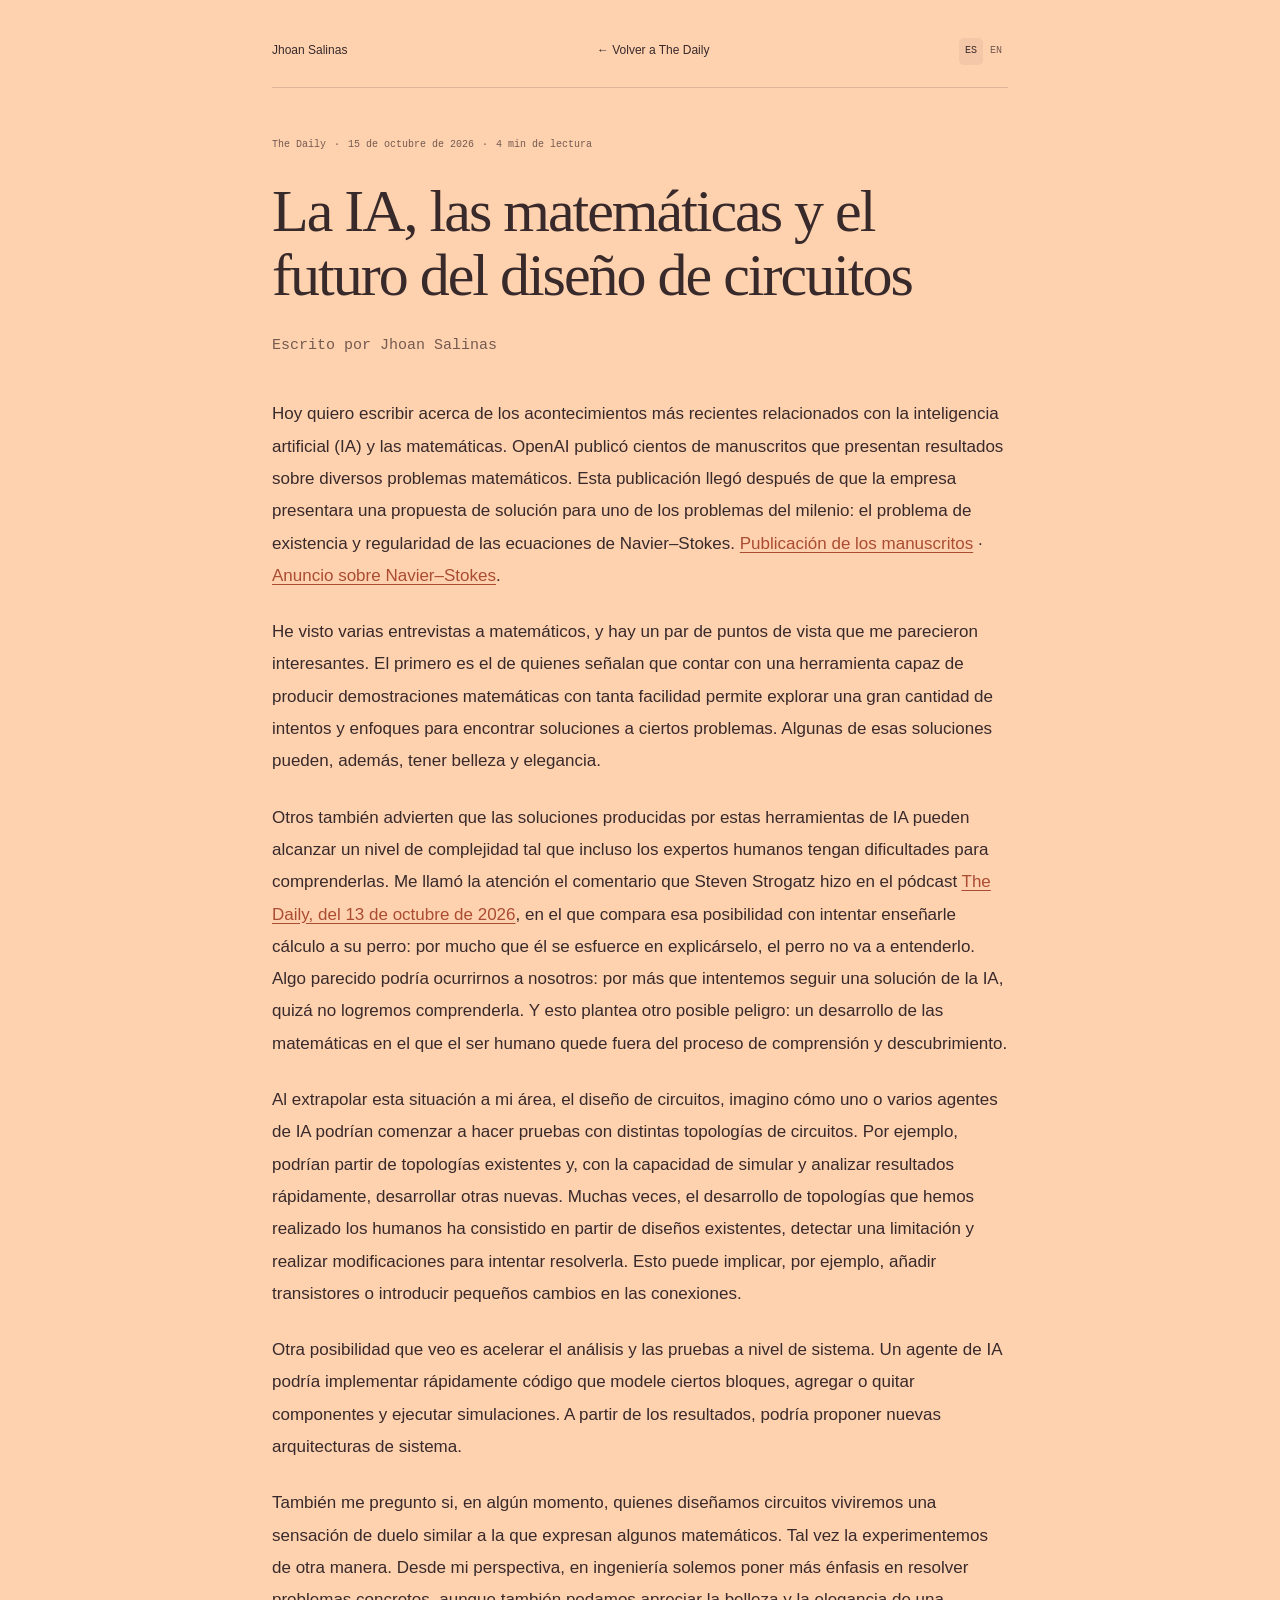
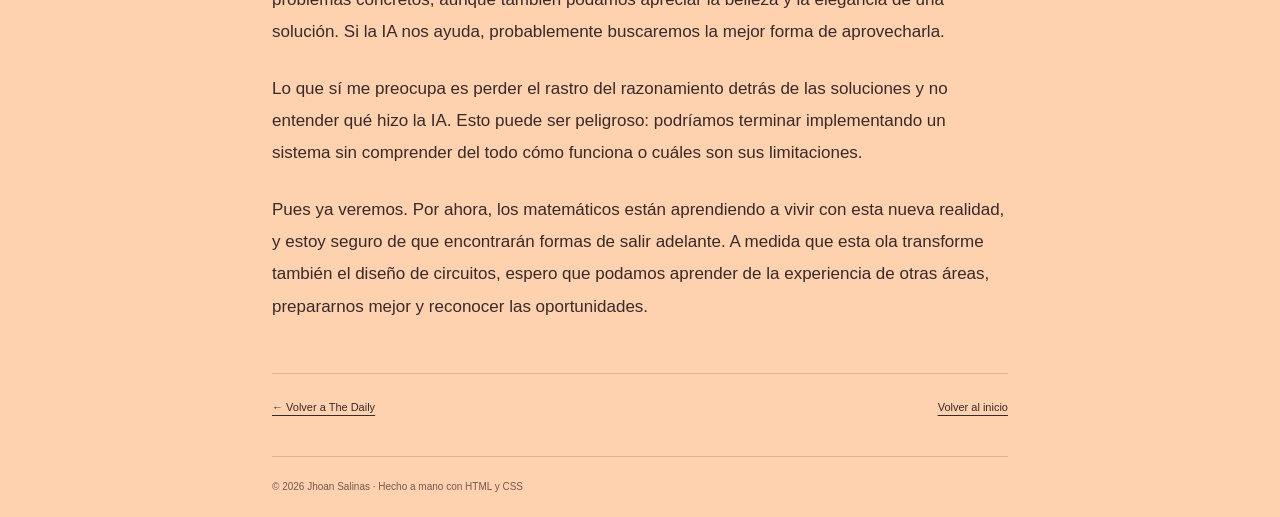
<file: daily-ai-mathematics-circuit-design.html>
<!doctype html>
<html lang="es" id="top">
<head>
  <meta charset="utf-8">
  <meta name="viewport" content="width=device-width, initial-scale=1">
  <meta name="description" content="Lo que los avances de la IA en matemáticas me hacen pensar sobre el diseño de circuitos: nuevas posibilidades y el riesgo de dejar de entender nuestras propias soluciones.">
  <title>La IA, las matemáticas y el futuro del diseño de circuitos — Jhoan Salinas</title>
  <link rel="stylesheet" href="theme.css">
  <link rel="stylesheet" href="daily.css">
  <script src="daily-content.js" defer></script>
  <script src="daily.js" defer></script>
</head>
<body data-daily-page="article">
<a class="skip" href="#main"><span data-i18n="skip">Ir al contenido</span></a>
<div class="page article-page daily-article">
  <nav class="article-nav" aria-label="Navegación del artículo / Article navigation"><a href="index.html">Jhoan Salinas</a><a href="daily.html" data-language-link><span data-i18n="back">← Volver a The Daily</span></a><div class="languages" role="group" aria-label="Idioma / Language"><button type="button" data-lang="es" aria-pressed="true">ES</button><button type="button" data-lang="en" aria-pressed="false">EN</button></div></nav>
  <main id="main"><article class="article">
    <div class="article-meta"><a href="daily.html" data-language-link>The Daily</a><span aria-hidden="true">·</span><time datetime="2026-10-15" data-i18n="date">15 de octubre de 2026</time><span aria-hidden="true">·</span><span data-i18n="time">4 min de lectura</span></div>
    <h1 data-i18n="title">La IA, las matemáticas y el futuro del diseño de circuitos</h1>
    <p class="daily-byline" data-i18n="byline">Escrito por Jhoan Salinas</p>
    <div class="article-body"><p>Hoy quiero escribir acerca de los acontecimientos más recientes relacionados con la inteligencia artificial (IA) y las matemáticas. OpenAI publicó cientos de manuscritos que presentan resultados sobre diversos problemas matemáticos. Esta publicación llegó después de que la empresa presentara una propuesta de solución para uno de los problemas del milenio: el problema de existencia y regularidad de las ecuaciones de Navier–Stokes. <a href="https://openai.com/index/sharing-ai-progress-in-mathematics/">Publicación de los manuscritos</a> · <a href="https://openai.com/index/navier-stokes-solution/">Anuncio sobre Navier–Stokes</a>.</p>
<p>He visto varias entrevistas a matemáticos, y hay un par de puntos de vista que me parecieron interesantes. El primero es el de quienes señalan que contar con una herramienta capaz de producir demostraciones matemáticas con tanta facilidad permite explorar una gran cantidad de intentos y enfoques para encontrar soluciones a ciertos problemas. Algunas de esas soluciones pueden, además, tener belleza y elegancia.</p>
<p>Otros también advierten que las soluciones producidas por estas herramientas de IA pueden alcanzar un nivel de complejidad tal que incluso los expertos humanos tengan dificultades para comprenderlas. Me llamó la atención el comentario que Steven Strogatz hizo en el pódcast <a href="https://www.youtube.com/watch?v=LfGenpmOjDQ">The Daily, del 13 de octubre de 2026</a>, en el que compara esa posibilidad con intentar enseñarle cálculo a su perro: por mucho que él se esfuerce en explicárselo, el perro no va a entenderlo. Algo parecido podría ocurrirnos a nosotros: por más que intentemos seguir una solución de la IA, quizá no logremos comprenderla. Y esto plantea otro posible peligro: un desarrollo de las matemáticas en el que el ser humano quede fuera del proceso de comprensión y descubrimiento.</p>
<p>Al extrapolar esta situación a mi área, el diseño de circuitos, imagino cómo uno o varios agentes de IA podrían comenzar a hacer pruebas con distintas topologías de circuitos. Por ejemplo, podrían partir de topologías existentes y, con la capacidad de simular y analizar resultados rápidamente, desarrollar otras nuevas. Muchas veces, el desarrollo de topologías que hemos realizado los humanos ha consistido en partir de diseños existentes, detectar una limitación y realizar modificaciones para intentar resolverla. Esto puede implicar, por ejemplo, añadir transistores o introducir pequeños cambios en las conexiones.</p>
<p>Otra posibilidad que veo es acelerar el análisis y las pruebas a nivel de sistema. Un agente de IA podría implementar rápidamente código que modele ciertos bloques, agregar o quitar componentes y ejecutar simulaciones. A partir de los resultados, podría proponer nuevas arquitecturas de sistema.</p>
<p>También me pregunto si, en algún momento, quienes diseñamos circuitos viviremos una sensación de duelo similar a la que expresan algunos matemáticos. Tal vez la experimentemos de otra manera. Desde mi perspectiva, en ingeniería solemos poner más énfasis en resolver problemas concretos, aunque también podamos apreciar la belleza y la elegancia de una solución. Si la IA nos ayuda, probablemente buscaremos la mejor forma de aprovecharla.</p>
<p>Lo que sí me preocupa es perder el rastro del razonamiento detrás de las soluciones y no entender qué hizo la IA. Esto puede ser peligroso: podríamos terminar implementando un sistema sin comprender del todo cómo funciona o cuáles son sus limitaciones.</p>
<p>Pues ya veremos. Por ahora, los matemáticos están aprendiendo a vivir con esta nueva realidad, y estoy seguro de que encontrarán formas de salir adelante. A medida que esta ola transforme también el diseño de circuitos, espero que podamos aprender de la experiencia de otras áreas, prepararnos mejor y reconocer las oportunidades.</p></div>
    <div class="article-footer"><a href="daily.html" data-language-link><span data-i18n="back">← Volver a The Daily</span></a><a href="index.html"><span data-i18n="home">Volver al inicio</span></a></div>
  </article></main>
  <footer><span data-i18n="footer">© 2026 Jhoan Salinas · Hecho a mano con HTML y CSS</span></footer>
</div>
</body></html>
</file>
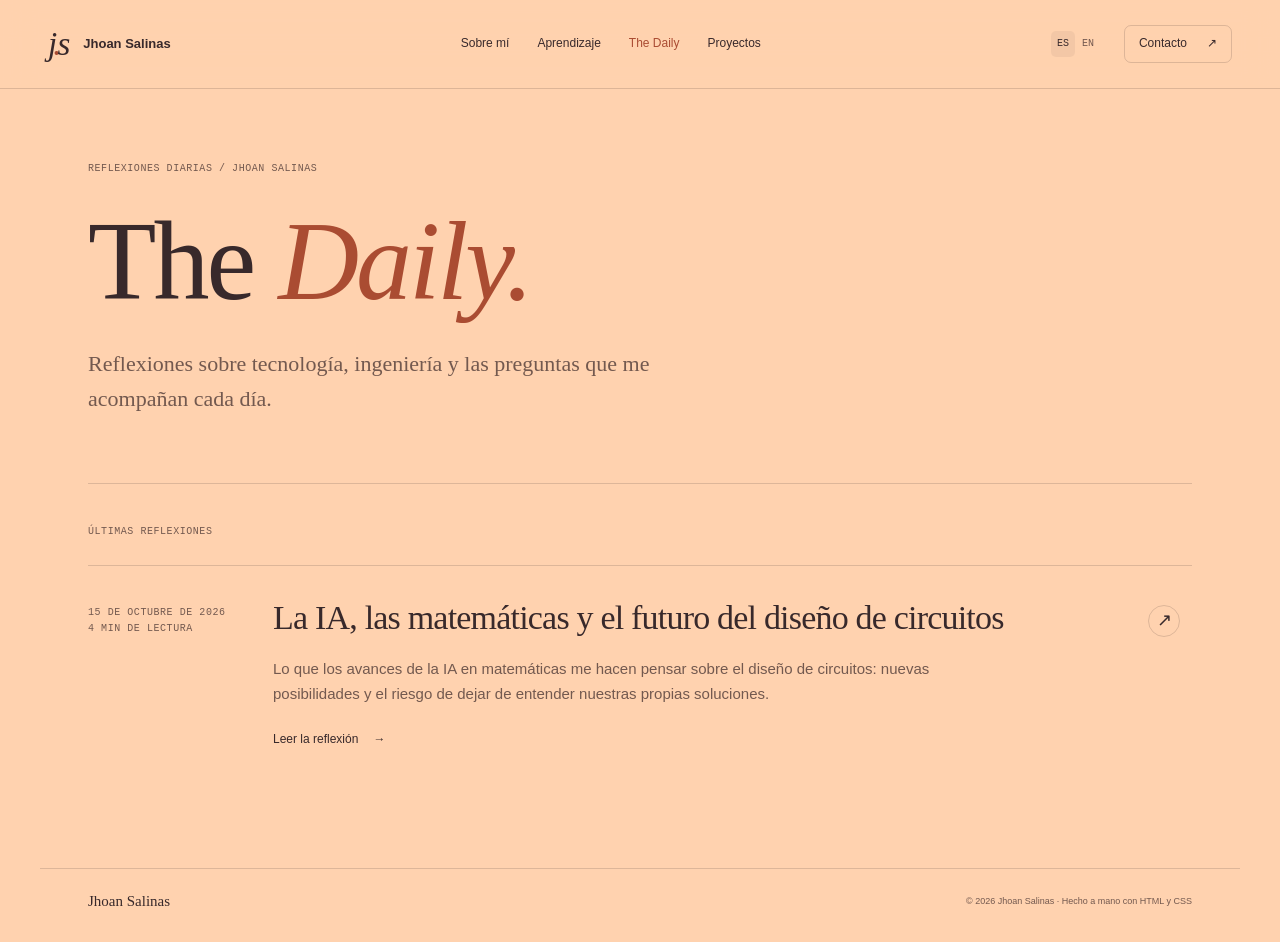
<file: daily.html>
<!doctype html>
<html lang="es" id="top">
<head>
  <meta charset="utf-8">
  <meta name="viewport" content="width=device-width, initial-scale=1">
  <meta name="description" content="Reflexiones sobre tecnología, ingeniería y las preguntas que me acompañan cada día.">
  <title>The Daily — Jhoan Salinas</title>
  <link rel="stylesheet" href="theme.css">
  <link rel="stylesheet" href="daily.css">
  <script src="daily-content.js" defer></script>
  <script src="daily.js" defer></script>
</head>
<body data-daily-page="archive">
<a class="skip" href="#main"><span data-i18n="skip">Ir al contenido</span></a>
<header class="site-header"><div class="nav-shell">
  <a class="brand" href="index.html"><span class="brand-symbol" aria-hidden="true">j<span>.</span>s</span><span>Jhoan Salinas</span></a>
  <nav aria-label="Secciones / Sections"><a href="index.html#about"><span data-i18n="navAbout">Sobre mí</span></a><a href="index.html#learning"><span data-i18n="navLearning">Aprendizaje</span></a><a href="daily.html" aria-current="page" data-language-link>The Daily</a><a href="index.html#projects"><span data-i18n="navProjects">Proyectos</span></a></nav>
  <div class="nav-actions"><div class="languages" role="group" aria-label="Idioma / Language"><button type="button" data-lang="es" aria-pressed="true">ES</button><button type="button" data-lang="en" aria-pressed="false">EN</button></div><a class="contact-link" href="index.html#contact"><span data-i18n="navContact">Contacto</span><span aria-hidden="true">↗</span></a></div>
</div></header>
<main id="main" class="shell">
  <header class="daily-intro"><p class="eyebrow"><span data-i18n="eyebrow">REFLEXIONES DIARIAS / JHOAN SALINAS</span></p><h1>The <em>Daily.</em></h1><p class="daily-description" data-i18n="intro">Reflexiones sobre tecnología, ingeniería y las preguntas que me acompañan cada día.</p></header>
  <section class="daily-archive" aria-labelledby="archive-title"><p class="eyebrow" id="archive-title" data-i18n="archive">Últimas reflexiones</p><a class="daily-entry" href="daily-ai-mathematics-circuit-design.html" data-language-link>
  <p class="eyebrow"><time datetime="2026-10-15" data-i18n="date">15 de octubre de 2026</time><br><span data-i18n="time">4 min de lectura</span></p>
  <div><h2 data-i18n="title">La IA, las matemáticas y el futuro del diseño de circuitos</h2><p data-i18n="summary">Lo que los avances de la IA en matemáticas me hacen pensar sobre el diseño de circuitos: nuevas posibilidades y el riesgo de dejar de entender nuestras propias soluciones.</p><span class="text-link"><span data-i18n="read">Leer la reflexión</span> <span aria-hidden="true">→</span></span></div>
  <span class="circle-arrow" aria-hidden="true">↗</span>
</a></section>
</main>
<footer class="shell"><a class="footer-name" href="index.html">Jhoan Salinas</a><span data-i18n="footer">© 2026 Jhoan Salinas · Hecho a mano con HTML y CSS</span></footer>
</body></html>
</file>
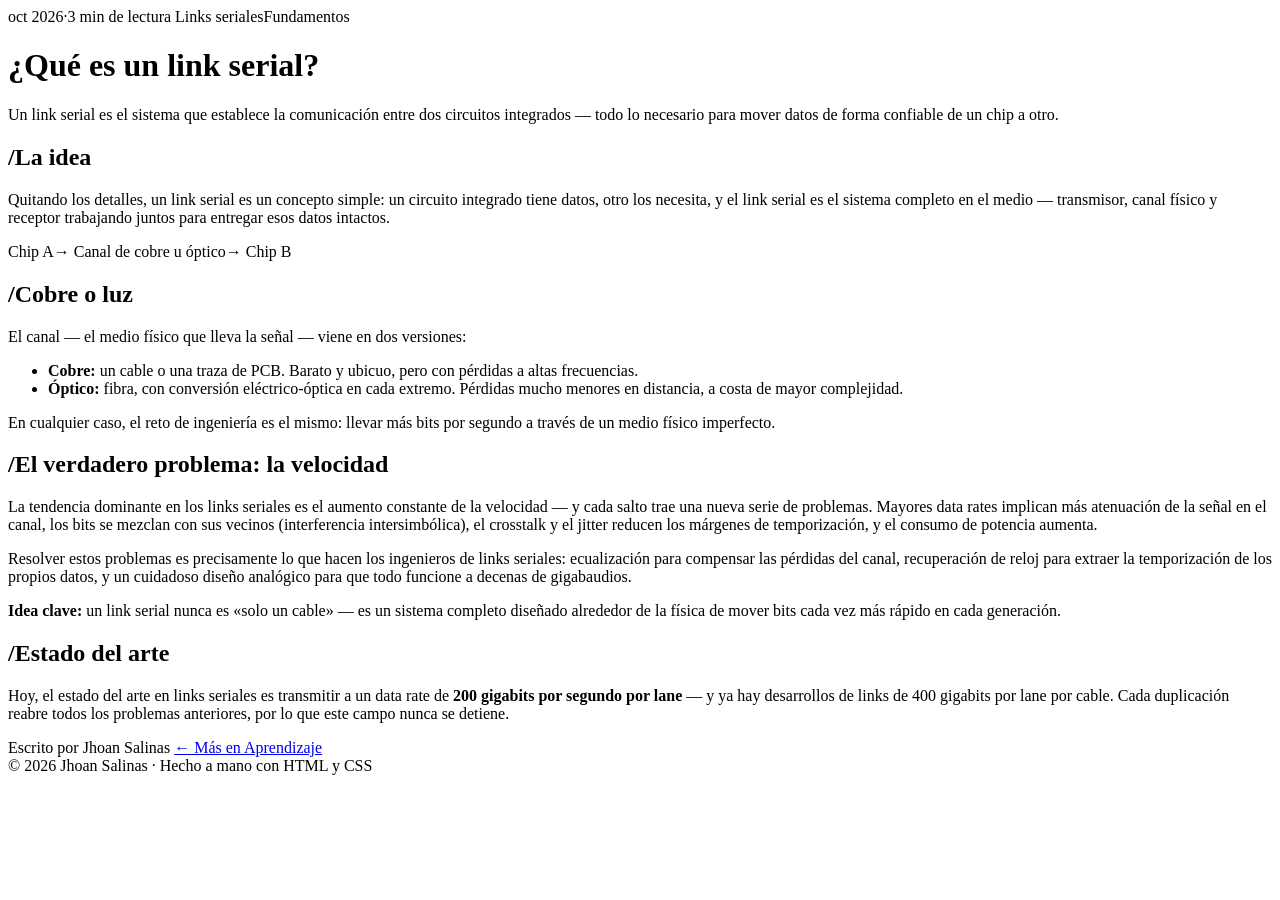
<file: what-is-a-serial-link.html>
<!doctype html>
  <div class="article-meta">
    <span data-i18n="aDate">oct 2026</span><span>·</span><span data-i18n="aTime">3 min de lectura</span>
    <span class="tag" data-i18n="aTag1">Links seriales</span><span class="tag" data-i18n="aTag2">Fundamentos</span>
  </div>
  <h1 data-i18n="aTitle">¿Qué es un link serial?</h1>
  <p class="lede" data-i18n="aLede">Un link serial es el sistema que establece la comunicación entre dos circuitos integrados — todo lo necesario para mover datos de forma confiable de un chip a otro.</p>

  <h2><span class="dot">/</span><span data-i18n="aH1">La idea</span></h2>
  <p data-i18n="aP1">Quitando los detalles, un link serial es un concepto simple: un circuito integrado tiene datos, otro los necesita, y el link serial es el sistema completo en el medio — transmisor, canal físico y receptor trabajando juntos para entregar esos datos intactos.</p>
  <div class="diagram">
    <span class="blk">Chip A</span><span class="arrow">→</span>
    <span class="blk chan" data-i18n="aChan">Canal de cobre u óptico</span><span class="arrow">→</span>
    <span class="blk">Chip B</span>
  </div>

  <h2><span class="dot">/</span><span data-i18n="aH2">Cobre o luz</span></h2>
  <p data-i18n="aP2">El canal — el medio físico que lleva la señal — viene en dos versiones:</p>
  <ul>
    <li><strong style="color:var(--text)" data-i18n="aLi1t">Cobre:</strong><span data-i18n="aLi1d"> un cable o una traza de PCB. Barato y ubicuo, pero con pérdidas a altas frecuencias.</span></li>
    <li><strong style="color:var(--text)" data-i18n="aLi2t">Óptico:</strong><span data-i18n="aLi2d"> fibra, con conversión eléctrico-óptica en cada extremo. Pérdidas mucho menores en distancia, a costa de mayor complejidad.</span></li>
  </ul>
  <p data-i18n="aP3">En cualquier caso, el reto de ingeniería es el mismo: llevar más bits por segundo a través de un medio físico imperfecto.</p>

  <h2><span class="dot">/</span><span data-i18n="aH3">El verdadero problema: la velocidad</span></h2>
  <p data-i18n="aP4">La tendencia dominante en los links seriales es el aumento constante de la velocidad — y cada salto trae una nueva serie de problemas. Mayores data rates implican más atenuación de la señal en el canal, los bits se mezclan con sus vecinos (interferencia intersimbólica), el crosstalk y el jitter reducen los márgenes de temporización, y el consumo de potencia aumenta.</p>
  <p data-i18n="aP5">Resolver estos problemas es precisamente lo que hacen los ingenieros de links seriales: ecualización para compensar las pérdidas del canal, recuperación de reloj para extraer la temporización de los propios datos, y un cuidadoso diseño analógico para que todo funcione a decenas de gigabaudios.</p>

  <div class="callout">
    <strong data-i18n="aCalloutT">Idea clave:</strong><span data-i18n="aCalloutD"> un link serial nunca es «solo un cable» — es un sistema completo diseñado alrededor de la física de mover bits cada vez más rápido en cada generación.</span>
  </div>

  <h2><span class="dot">/</span><span data-i18n="aH4">Estado del arte</span></h2>
  <p><span data-i18n="aP6a">Hoy, el estado del arte en links seriales es transmitir a un data rate de </span><strong style="color:var(--text)" data-i18n="aP6b">200 gigabits por segundo por lane</strong><span data-i18n="aP6c"> — y ya hay desarrollos de links de 400 gigabits por lane por cable. Cada duplicación reabre todos los problemas anteriores, por lo que este campo nunca se detiene.</span></p>

  <div class="article-footer">
    <span data-i18n="aFooterBy">Escrito por Jhoan Salinas</span>
    <a href="index.html#learning" data-i18n="aFooterMore">← Más en Aprendizaje</a>
  </div>
</article><footer><span data-i18n="aFooterCopy">© 2026 Jhoan Salinas · Hecho a mano con HTML y CSS</span></footer></div></body></html>
</file>
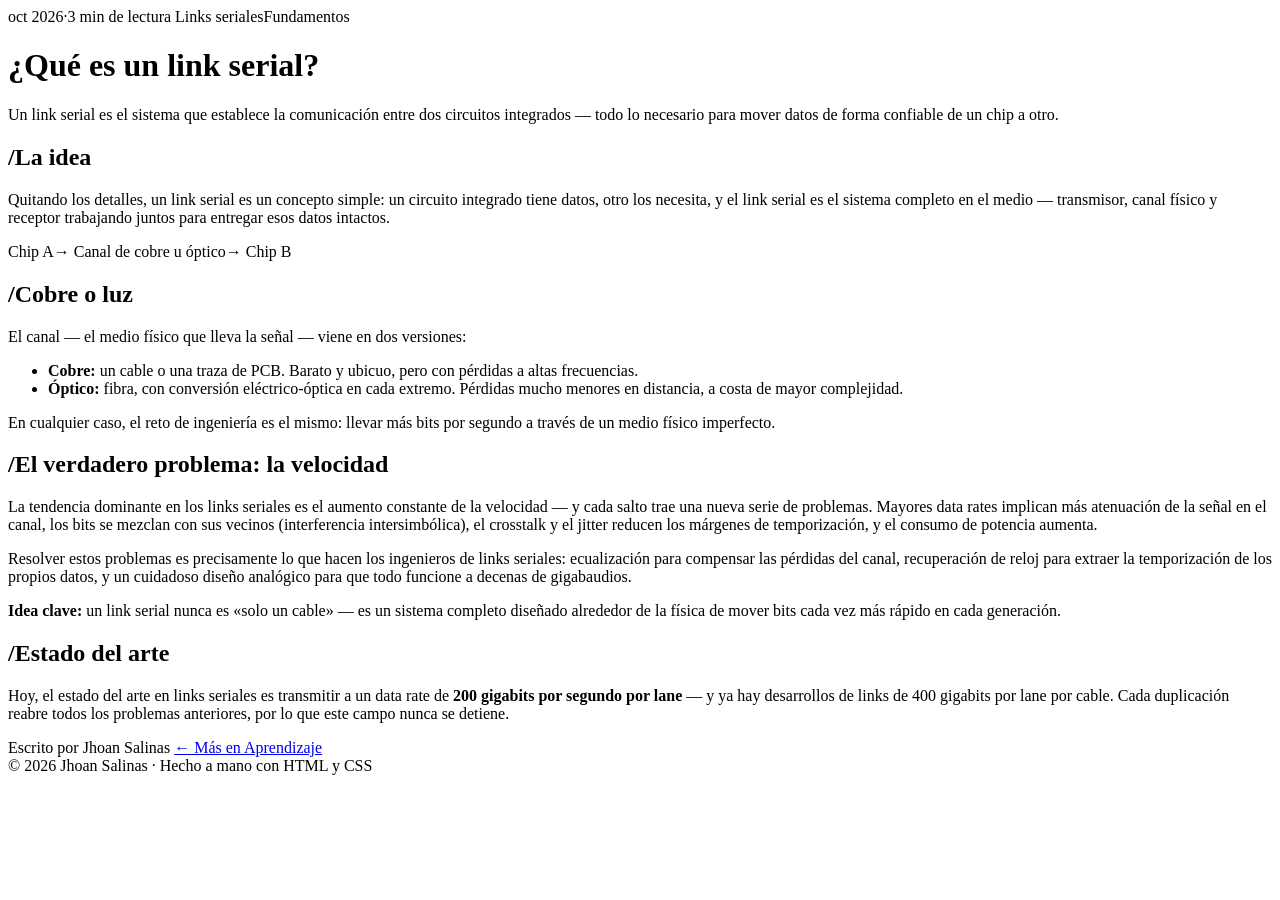
<file: learning/what-is-a-serial-link.html>
<!doctype html>
<html lang="es">
<head>
<meta charset="utf-8">
<meta http-equiv="refresh" content="0; url=../what-is-a-serial-link.html">
<link rel="canonical" href="https://jasdpoe.github.io/what-is-a-serial-link.html">
<title>Redirigiendo…</title>
</head>
<body>
<p>Redirigiendo a <a href="../what-is-a-serial-link.html">¿Qué es un link serial?</a>…</p>
</body>
</html>
</file>
<file: theme.css>
:root{color-scheme:light;--peach:#ffd2af;--ink:#38292b;--muted:#73594f;--line:#38292b2b;--paper:#fff2e5;--accent:#aa4c32;--text:var(--ink);--serif:Georgia,'Times New Roman',serif;--sans:Arial,Helvetica,sans-serif;--mono:'Courier New',monospace}*{box-sizing:border-box}html{scroll-padding-top:100px}body{margin:0;background:var(--peach);color:var(--ink);font:16px/1.65 var(--sans);overflow-wrap:break-word}a{color:inherit;text-decoration:none}button{font:inherit;cursor:pointer}a:focus-visible,button:focus-visible{outline:2px solid var(--accent);outline-offset:5px}::selection{background:var(--ink);color:var(--peach)}.shell{max-width:1200px;margin:0 auto;padding:0 48px}.skip{position:fixed;top:-100px;left:20px;z-index:100;background:var(--ink);color:var(--paper);padding:12px}.skip:focus{top:12px}.site-header{position:sticky;top:0;z-index:10;background:#ffd2aff0;backdrop-filter:blur(16px);border-bottom:1px solid var(--line)}.nav-shell{max-width:1360px;min-height:88px;margin:auto;padding:12px 48px;display:flex;justify-content:space-between;align-items:center;gap:24px}.brand{display:flex;align-items:center;gap:13px;font-size:13px;font-weight:600;white-space:nowrap}.brand-symbol{font:italic 33px/1 var(--serif);letter-spacing:-4px;padding-right:4px}.brand-symbol span{color:var(--accent)}nav{display:flex;gap:28px;font-size:12px}nav a{position:relative}nav a:after{content:'';position:absolute;left:0;right:100%;bottom:0;height:1px;background:var(--ink);transition:right .2s}nav a:hover:after{right:0}.nav-actions{display:flex;gap:24px;align-items:center}.languages{display:flex;gap:1px;font-family:var(--mono);font-size:10px}.languages button{border:0;background:transparent;padding:5px 6px;color:var(--muted);border-radius:5px}.languages button[aria-pressed=true]{background:#38292b10;color:var(--ink)}.contact-link{display:flex;gap:20px;font-size:12px;border:1px solid var(--line);padding:8px 14px;border-radius:7px}.contact-link:hover{background:var(--paper)}.hero{padding-top:82px;padding-bottom:72px;display:grid;grid-template-columns:1.25fr 1fr;align-items:center;gap:38px}.eyebrow{font:10px/1.6 var(--mono);letter-spacing:.055em;text-transform:uppercase;color:var(--muted);margin:0 0 25px}.tiny-cross{font-size:17px;vertical-align:middle;margin-right:8px;color:var(--accent)}h1,h2,h3,p{margin-top:0}h1{font:normal clamp(44px,5.7vw,78px)/1.07 var(--serif);letter-spacing:-3px;margin:0 0 26px}h1 em{font-weight:normal;color:var(--accent)}.hero-description{max-width:430px;font-size:15px;line-height:1.85;color:var(--muted);margin-bottom:28px}.hero-actions{display:flex;align-items:center;gap:26px;flex-wrap:wrap}.button{display:inline-flex;align-items:center;justify-content:space-between;gap:30px;padding:13px 19px;border-radius:8px;font-size:12px;font-weight:600;transition:transform .2s,background .2s}.button:hover{transform:translateY(-2px)}.button.dark{background:var(--ink);color:var(--paper)}.button.dark:hover{background:#5b3e3b}.text-link{font-size:12px;display:inline-flex;align-items:center;gap:15px}.text-link:hover{text-decoration:underline;text-underline-offset:5px}.hero-signature{font:10px/1.6 var(--mono);color:var(--muted);margin:32px 0 0}.signal-figure{margin:0;border:1px solid var(--line);background:linear-gradient(145deg,#ffe2c8,#fbc69f);border-radius:18px;padding:20px 21px 14px;transform:rotate(2deg);box-shadow:0 14px 40px #6a332909}.figure-top{display:flex;align-items:center;justify-content:space-between;font:9px var(--mono);letter-spacing:.06em;color:var(--muted)}.figure-mark{font-size:18px}.signal-art{display:block;width:100%;height:auto;margin:10px 0}.signal-figure figcaption{display:flex;justify-content:space-between;gap:8px;font:8px/1.5 var(--mono);border-top:1px solid var(--line);padding-top:12px;color:var(--muted)}.topic-strip{border-top:1px solid var(--line);border-bottom:1px solid var(--line)}.topic-strip>.shell{display:flex;justify-content:space-between;align-items:center;gap:20px;padding-top:19px;padding-bottom:19px;font-size:11px;color:var(--muted)}.topic-strip span:nth-child(even){color:var(--accent)}h2{font:normal 39px/1.15 var(--serif);letter-spacing:-1.3px;margin:0}h3{font-family:var(--serif);font-size:31px;font-weight:normal;line-height:1.2;letter-spacing:-.7px;margin:0 0 14px}.section-grid{display:grid;grid-template-columns:.85fr 1.25fr;gap:80px;padding-top:90px;padding-bottom:88px}.section-grid h2{max-width:330px}.about-copy p{font-size:14px;line-height:1.9;color:var(--muted);margin-bottom:18px}.tool-labels{display:flex;gap:10px;flex-wrap:wrap;margin-top:25px}.tool-labels span{border:1px solid var(--line);border-radius:5px;font:10px var(--mono);padding:4px 9px}.section-heading{display:flex;align-items:flex-end;justify-content:space-between;gap:35px;margin-bottom:28px}.section-heading .eyebrow{margin-bottom:16px}.small-note{font:10px/1.6 var(--mono);color:var(--muted);max-width:145px;flex-shrink:0}.featured-note{display:grid;grid-template-columns:.75fr 1.25fr;border:1px solid var(--line);border-radius:13px;overflow:hidden;background:var(--paper);transition:box-shadow .25s}.featured-note:hover{box-shadow:0 12px 30px #38292b12}.note-graphic{background:var(--ink);color:var(--peach);padding:24px 27px;display:flex;flex-direction:column;justify-content:space-between;min-height:310px}.note-graphic svg{width:100%;max-width:290px;align-self:center}.graphic-label{font:italic 30px var(--serif)}.graphic-caption{font:9px var(--mono);letter-spacing:.08em}.note-copy{padding:38px 40px}.note-copy .eyebrow{font-size:9px;margin-bottom:20px}.note-copy>p:not(.eyebrow){font-size:13px;line-height:1.8;color:var(--muted);max-width:470px}.read-link{display:flex;align-items:center;justify-content:space-between;font-size:11px;margin-top:22px}.circle-arrow{height:32px;width:32px;display:grid;place-items:center;border:1px solid var(--line);border-radius:50%;font-size:18px;transition:transform .2s}.featured-note:hover .circle-arrow{transform:rotate(45deg)}.projects{padding-top:88px;padding-bottom:80px}.projects .section-heading{margin-bottom:34px}.project-row{display:grid;grid-template-columns:32px minmax(0,1fr) 180px;gap:24px;border-top:1px solid var(--line);padding:28px 0}.project-row:last-child{border-bottom:1px solid var(--line)}.project-number{font:10px var(--mono);color:var(--muted);padding-top:8px}.project-row h3{font-size:25px;margin-bottom:12px}.project-row h3 a:hover{text-decoration:underline;text-underline-offset:5px}.project-row h3 span{font-family:var(--sans);font-size:18px;margin-left:8px}.project-row p{max-width:540px;font-size:13px;color:var(--muted);margin:0}.project-tags{display:flex;align-content:flex-start;justify-content:flex-end;flex-wrap:wrap;gap:6px;padding-top:6px}.project-tags span{font:9px/1.4 var(--mono);border:1px solid var(--line);padding:4px 7px;border-radius:4px}.contact{padding-bottom:55px}.contact-panel{background:var(--ink);color:var(--paper);padding:44px 45px;display:flex;align-items:center;justify-content:space-between;gap:40px;border-radius:13px}.contact-panel .eyebrow{color:#d9ac95;margin-bottom:18px}.contact-panel h2{font-size:42px;max-width:480px}.contact-panel p:not(.eyebrow){font-size:12px;color:#d9bbb0;margin:18px 0 0}.contact-actions{display:flex;flex-direction:column;min-width:155px;gap:15px}.button.light{background:var(--peach);color:var(--ink)}.contact-secondary{font-size:11px;display:flex;justify-content:space-between;padding:0 19px}.contact-secondary:hover{text-decoration:underline}footer.shell{display:flex;justify-content:space-between;align-items:center;gap:30px;padding-top:20px;padding-bottom:28px;border-top:1px solid var(--line);font-size:9px;color:var(--muted)}.footer-name{font-family:var(--serif);font-size:15px;color:var(--ink)}.footer-name span{margin-left:12px;font-family:var(--sans)}.article-page{max-width:900px;margin:0 auto;padding:38px 42px 0}.article-nav{display:flex;gap:24px;justify-content:space-between;align-items:center;border-bottom:1px solid var(--line);padding-bottom:22px;font-size:12px}.article{padding:48px 0 40px}.article h1{font-size:clamp(40px,5vw,66px);max-width:700px;letter-spacing:-2px;margin:25px 0}.article-meta{font:10px/1.8 var(--mono);display:flex;flex-wrap:wrap;gap:8px;color:var(--muted)}.article-meta .tag{border:1px solid var(--line);padding:0 7px;border-radius:4px}.article .lede{font:normal 23px/1.6 var(--serif);color:var(--muted);margin-bottom:42px}.article h2{font-size:31px;margin:36px 0 17px}.article>p:not(.lede),.article li{font-size:15px;color:var(--muted);line-height:1.9}.article ul{padding-left:22px}.article li{margin:8px 0}.article .dot{display:none}.diagram{display:flex;align-items:center;justify-content:center;gap:16px;flex-wrap:wrap;background:var(--paper);padding:28px 20px;margin:30px 0;border:1px solid var(--line);border-radius:10px}.diagram .blk{background:var(--ink);color:var(--paper);font:12px/1.5 var(--mono);border-radius:6px;padding:10px 15px}.diagram .blk.chan{background:transparent;color:var(--muted);border:1px solid var(--line)}.diagram .arrow{color:var(--accent)}.callout{padding:20px 25px;border-left:3px solid var(--accent);background:#fff2e580;border-radius:0 8px 8px 0;font-size:14px;margin:28px 0}.article-footer{display:flex;justify-content:space-between;gap:20px;flex-wrap:wrap;margin-top:50px;padding-top:24px;border-top:1px solid var(--line);font-size:11px}.article-footer a{text-decoration:underline;text-underline-offset:4px}.article-page>footer{padding:22px 0;border-top:1px solid var(--line);font-size:10px;color:var(--muted)}.reveal{opacity:1;transform:none}@media(prefers-reduced-motion:no-preference){html{scroll-behavior:smooth}.reveal{transition:opacity .65s,transform .65s;opacity:.4;transform:translateY(14px)}.reveal.in-view{opacity:1;transform:none}.signal-point{animation:breathe 4s ease-in-out infinite}@keyframes breathe{50%{opacity:.35}}}@media(max-width:1000px){.shell{padding-left:30px;padding-right:30px}.nav-shell{padding-left:30px;padding-right:30px;gap:15px}nav{gap:18px}.nav-actions{gap:12px}.hero{gap:25px;padding-top:64px;padding-bottom:60px}h1{font-size:58px;letter-spacing:-2.5px}.hero-description{font-size:14px}.signal-figure{padding:16px}.section-grid{gap:40px}.note-copy{padding:30px}.project-row{grid-template-columns:25px minmax(0,1fr) 145px;gap:18px}.contact-panel{padding:35px}.contact-panel h2{font-size:35px}.contact-panel{gap:25px}}@media(max-width:760px){.shell{padding-left:24px;padding-right:24px}.nav-shell{padding:14px 24px;min-height:76px;flex-wrap:wrap;gap:12px}.brand{font-size:12px}.brand-symbol{font-size:29px}.site-header nav{order:3;width:100%;justify-content:space-between;gap:14px;font-size:11px;padding-top:8px;border-top:1px solid var(--line)}.contact-link{font-size:10px;padding:6px 9px;gap:12px}.nav-actions{gap:10px}.languages{font-size:9px}html{scroll-padding-top:125px}.hero{grid-template-columns:1fr;padding-top:45px;padding-bottom:45px;gap:36px}.hero-copy{max-width:590px}h1{font-size:clamp(44px,10vw,68px);letter-spacing:-2px}.eyebrow{font-size:9px;margin-bottom:22px}.hero-description{font-size:14px;max-width:450px}.hero-signature{margin-top:24px;font-size:9px}.hero-actions{gap:22px}.signal-figure{width:min(100%,480px);justify-self:center;transform:rotate(1deg)}.signal-art{max-height:260px}.topic-strip>.shell{gap:12px;flex-wrap:wrap;justify-content:center;font-size:10px;padding-top:16px;padding-bottom:16px}.topic-strip span:nth-child(even){font-size:10px}.section-grid{grid-template-columns:1fr;gap:25px;padding-top:54px;padding-bottom:54px}.section-grid h2{max-width:400px}h2{font-size:34px}.section-heading{display:block}.small-note{display:block;max-width:none;margin-top:14px}.featured-note{grid-template-columns:1fr}.note-graphic{min-height:180px;padding:20px 24px}.note-graphic svg{height:115px;max-width:260px}.graphic-label{font-size:23px}.graphic-caption{font-size:8px}.note-copy{padding:27px}.note-copy h3{font-size:30px}.projects{padding-top:55px;padding-bottom:48px}.project-row{grid-template-columns:22px minmax(0,1fr);gap:12px;padding:24px 0}.project-tags{grid-column:2;justify-content:flex-start;padding-top:0}.contact{padding-bottom:36px}.contact-panel{display:block;padding:28px}.contact-panel h2{font-size:35px}.contact-actions{flex-direction:row;align-items:center;gap:25px;margin-top:28px}.button{font-size:11px;gap:25px}.contact-secondary{gap:25px;padding:0}footer.shell{align-items:flex-start;flex-direction:column;gap:8px;font-size:9px;padding-top:20px;padding-bottom:25px}.article-page{padding:24px 22px 0}.article-nav{flex-wrap:wrap;gap:14px;font-size:11px}.article{padding-top:30px}.article h1{font-size:42px;letter-spacing:-1.5px}.article .lede{font-size:21px}.article h2{font-size:29px}.article>p:not(.lede),.article li{font-size:14px}.diagram{gap:10px;padding:22px 15px}.diagram .blk{font-size:10px;padding:8px 10px}.callout{padding:17px;font-size:13px}}@media print{.site-header{position:static}.hero{padding-top:30px}.reveal{opacity:1;transform:none}body{background:white}.contact-panel{background:white;color:black;border:1px solid}.signal-figure{box-shadow:none;transform:none}}
.visitors{display:flex;flex-direction:column;align-items:center;gap:8px;font-size:9px;color:var(--muted);text-transform:uppercase;letter-spacing:.12em}
.visitors img{border-radius:6px;display:block}
</file>
<file: daily.css>
.daily-home{padding-top:80px;padding-bottom:12px}
.daily-home .section-heading{align-items:center}
.daily-intro{padding-top:72px;padding-bottom:45px;border-bottom:1px solid var(--line)}
.daily-intro h1{font-size:clamp(64px,10vw,112px);margin-bottom:24px}
.daily-intro .daily-description{font:22px/1.6 var(--serif);max-width:610px;color:var(--muted)}
.daily-archive{padding-top:40px;padding-bottom:85px;min-height:40vh}
.daily-entry{display:grid;grid-template-columns:150px minmax(0,1fr) 44px;gap:35px;padding:32px 0;border-top:1px solid var(--line)}
.daily-entry:first-child{border-top:0}
.daily-entry .eyebrow{margin-top:7px}
.daily-entry h2,.daily-entry h3{font:normal 34px/1.2 var(--serif);letter-spacing:-.8px;max-width:740px;margin:0 0 18px}
.daily-entry p:not(.eyebrow){color:var(--muted);max-width:660px;font-size:15px;margin-bottom:18px}
.daily-entry:hover h2,.daily-entry:hover h3{color:var(--accent)}
.daily-entry .circle-arrow{margin-top:7px}
.daily-article{max-width:820px}
.daily-article .article h1{max-width:100%;font-size:clamp(36px,5vw,60px)}
.daily-article .article-body p{font-size:17px;line-height:1.9;margin:0 0 24px;color:var(--ink)}
.daily-article .article-body a{color:var(--accent);text-decoration:underline;text-underline-offset:3px}
.daily-article .article-body{margin-top:38px}
.daily-byline{font:12px/1.7 var(--mono);color:var(--muted)}
.daily-section-link{display:inline-flex;gap:20px;font-size:12px;text-decoration:underline;text-underline-offset:5px}
[aria-current=page]{color:var(--accent)}
@media(max-width:760px){.daily-home{padding-top:50px}.daily-home .daily-section-link{margin-top:20px}.daily-intro{padding-top:44px;padding-bottom:28px}.daily-intro .daily-description{font-size:20px}.daily-archive{padding-top:14px;padding-bottom:50px}.daily-entry{grid-template-columns:minmax(0,1fr) 32px;gap:12px}.daily-entry>.eyebrow{grid-column:1/-1;margin:0}.daily-entry h2,.daily-entry h3{font-size:29px}.daily-article .article-body p{font-size:16px}.daily-article .article-nav{align-items:center}.daily-article .article-nav>a:nth-child(2){order:3;flex-basis:100%}}
</file>
